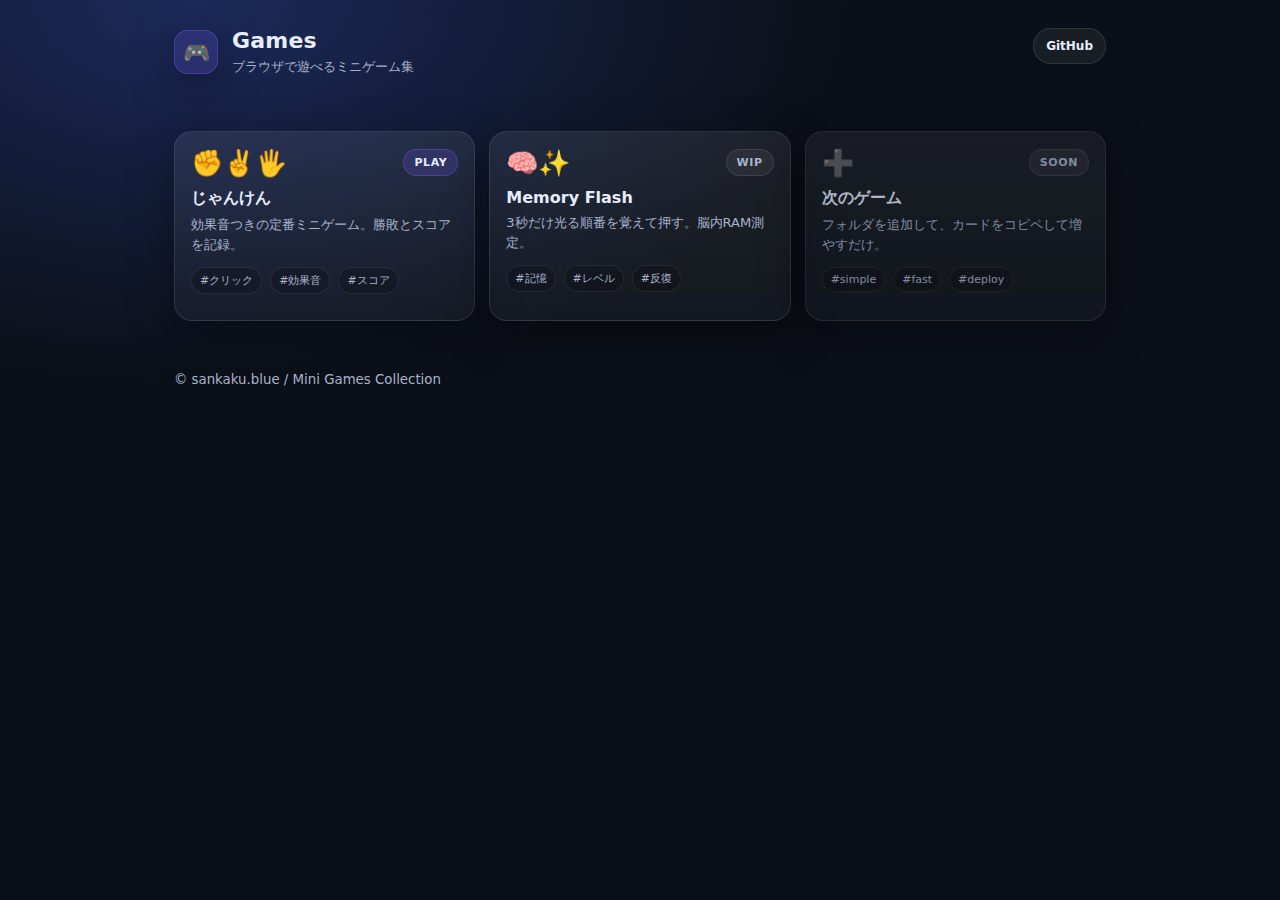
<file: index.html>
<!doctype html>
<html lang="ja">
<head>
  <meta charset="utf-8" />
  <meta name="viewport" content="width=device-width, initial-scale=1" />
  <title>Games | sankaku.blue</title>
  <meta name="description" content="ブラウザで遊べるミニゲーム集。" />
  <link rel="stylesheet" href="./style.css" />
</head>
<body>
  <header class="wrap header">
    <div class="brand">
      <div class="logo" aria-hidden="true">🎮</div>
      <div>
        <h1>Games</h1>
        <p>ブラウザで遊べるミニゲーム集</p>
      </div>
    </div>
    <div class="meta">
      <a class="chip" href="https://github.com/aether14/games" target="_blank" rel="noreferrer">GitHub</a>
    </div>
  </header>

  <main class="wrap">
    <section class="grid" aria-label="ゲーム一覧">
      <!-- 追加する時は、この <a class="card"> をコピペして増やすだけ -->
      <a class="card" href="./janken/">
        <div class="cardTop">
          <div class="emoji" aria-hidden="true">✊✌️🖐️</div>
          <div class="badge">PLAY</div>
        </div>
        <h2>じゃんけん</h2>
        <p>効果音つきの定番ミニゲーム。勝敗とスコアを記録。</p>
        <div class="tags">
          <span>#クリック</span><span>#効果音</span><span>#スコア</span>
        </div>
      </a>

      <!-- memory を作ったら有効化（先に枠だけ置いてOK） -->
      <a class="card" href="./memory/">
        <div class="cardTop">
          <div class="emoji" aria-hidden="true">🧠✨</div>
          <div class="badge ghost">WIP</div>
        </div>
        <h2>Memory Flash</h2>
        <p>3秒だけ光る順番を覚えて押す。脳内RAM測定。</p>
        <div class="tags">
          <span>#記憶</span><span>#レベル</span><span>#反復</span>
        </div>
      </a>

      <div class="card placeholder" aria-hidden="true">
        <div class="cardTop">
          <div class="emoji">➕</div>
          <div class="badge ghost">SOON</div>
        </div>
        <h2>次のゲーム</h2>
        <p>フォルダを追加して、カードをコピペして増やすだけ。</p>
        <div class="tags">
          <span>#simple</span><span>#fast</span><span>#deploy</span>
        </div>
      </div>
    </section>
  </main>

  <footer class="wrap footer">
    <small>© sankaku.blue / Mini Games Collection</small>
  </footer>
</body>
</html>
</file>
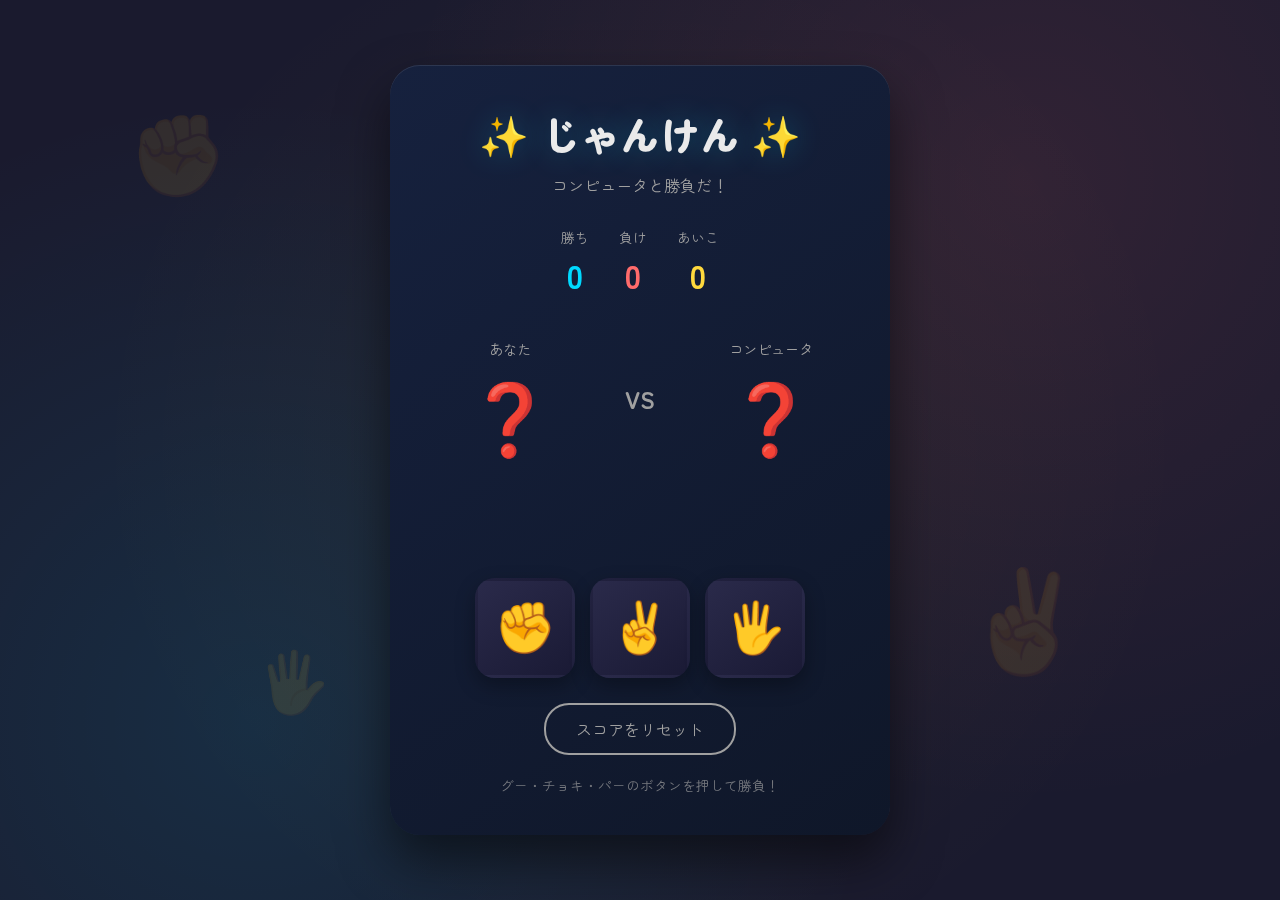
<file: janken/index.html>
<!DOCTYPE html>
<html lang="ja">
<head>
    <meta charset="UTF-8">
    <meta name="viewport" content="width=device-width, initial-scale=1.0">
    <title>じゃんけんゲーム</title>
    <link href="https://fonts.googleapis.com/css2?family=Zen+Maru+Gothic:wght@400;700;900&display=swap" rel="stylesheet">
    <style>
        * {
            margin: 0;
            padding: 0;
            box-sizing: border-box;
        }

        :root {
            --bg-primary: #1a1a2e;
            --bg-secondary: #16213e;
            --accent-win: #00d9ff;
            --accent-lose: #ff6b6b;
            --accent-draw: #ffd93d;
            --text-primary: #eaeaea;
            --text-secondary: #a0a0a0;
        }

        body {
            font-family: 'Zen Maru Gothic', sans-serif;
            background: var(--bg-primary);
            min-height: 100vh;
            display: flex;
            justify-content: center;
            align-items: center;
            overflow: hidden;
        }

        /* 背景アニメーション */
        .background {
            position: fixed;
            top: 0;
            left: 0;
            width: 100%;
            height: 100%;
            z-index: -1;
            background: 
                radial-gradient(circle at 20% 80%, rgba(0, 217, 255, 0.1) 0%, transparent 50%),
                radial-gradient(circle at 80% 20%, rgba(255, 107, 107, 0.1) 0%, transparent 50%),
                radial-gradient(circle at 50% 50%, rgba(255, 217, 61, 0.05) 0%, transparent 70%),
                var(--bg-primary);
        }

        .floating-shape {
            position: absolute;
            opacity: 0.1;
            animation: float 20s infinite ease-in-out;
        }

        .floating-shape:nth-child(1) {
            top: 10%;
            left: 10%;
            font-size: 80px;
            animation-delay: 0s;
        }

        .floating-shape:nth-child(2) {
            top: 60%;
            right: 15%;
            font-size: 100px;
            animation-delay: -5s;
        }

        .floating-shape:nth-child(3) {
            bottom: 20%;
            left: 20%;
            font-size: 60px;
            animation-delay: -10s;
        }

        @keyframes float {
            0%, 100% { transform: translateY(0) rotate(0deg); }
            25% { transform: translateY(-20px) rotate(5deg); }
            50% { transform: translateY(0) rotate(0deg); }
            75% { transform: translateY(20px) rotate(-5deg); }
        }

        .game-container {
            background: linear-gradient(145deg, var(--bg-secondary), #0f1729);
            border-radius: 30px;
            padding: 40px;
            box-shadow: 
                0 25px 50px rgba(0, 0, 0, 0.5),
                inset 0 1px 0 rgba(255, 255, 255, 0.1);
            text-align: center;
            max-width: 500px;
            width: 90%;
            animation: slideUp 0.8s ease-out;
        }

        @keyframes slideUp {
            from {
                opacity: 0;
                transform: translateY(50px);
            }
            to {
                opacity: 1;
                transform: translateY(0);
            }
        }

        h1 {
            color: var(--text-primary);
            font-size: 2.5rem;
            font-weight: 900;
            margin-bottom: 10px;
            text-shadow: 0 0 30px rgba(0, 217, 255, 0.3);
        }

        .subtitle {
            color: var(--text-secondary);
            font-size: 1rem;
            margin-bottom: 30px;
        }

        /* スコアボード */
        .scoreboard {
            display: flex;
            justify-content: center;
            gap: 30px;
            margin-bottom: 30px;
        }

        .score-item {
            text-align: center;
        }

        .score-label {
            color: var(--text-secondary);
            font-size: 0.85rem;
            margin-bottom: 5px;
        }

        .score-value {
            font-size: 2rem;
            font-weight: 700;
        }

        .score-value.wins { color: var(--accent-win); }
        .score-value.losses { color: var(--accent-lose); }
        .score-value.draws { color: var(--accent-draw); }

        /* バトルエリア */
        .battle-area {
            display: flex;
            justify-content: space-around;
            align-items: center;
            margin-bottom: 30px;
            min-height: 140px;
        }

        .player-side, .computer-side {
            text-align: center;
        }

        .side-label {
            color: var(--text-secondary);
            font-size: 0.9rem;
            margin-bottom: 10px;
        }

        .hand-display {
            font-size: 70px;
            height: 90px;
            display: flex;
            align-items: center;
            justify-content: center;
            transition: transform 0.3s ease;
        }

        .hand-display.shake {
            animation: shake 0.5s ease-in-out;
        }

        @keyframes shake {
            0%, 100% { transform: translateY(0); }
            25% { transform: translateY(-15px); }
            50% { transform: translateY(0); }
            75% { transform: translateY(-10px); }
        }

        .vs-text {
            color: var(--text-secondary);
            font-size: 1.5rem;
            font-weight: 700;
        }

        /* 結果表示 */
        .result {
            font-size: 2rem;
            font-weight: 900;
            margin-bottom: 30px;
            min-height: 50px;
            display: flex;
            align-items: center;
            justify-content: center;
        }

        .result.win {
            color: var(--accent-win);
            text-shadow: 0 0 20px rgba(0, 217, 255, 0.5);
            animation: pulse 0.5s ease-out;
        }

        .result.lose {
            color: var(--accent-lose);
            text-shadow: 0 0 20px rgba(255, 107, 107, 0.5);
            animation: pulse 0.5s ease-out;
        }

        .result.draw {
            color: var(--accent-draw);
            text-shadow: 0 0 20px rgba(255, 217, 61, 0.5);
            animation: pulse 0.5s ease-out;
        }

        @keyframes pulse {
            0% { transform: scale(0.8); opacity: 0; }
            50% { transform: scale(1.1); }
            100% { transform: scale(1); opacity: 1; }
        }

        /* ボタン */
        .buttons {
            display: flex;
            justify-content: center;
            gap: 15px;
            margin-bottom: 25px;
        }

        .hand-btn {
            width: 100px;
            height: 100px;
            border-radius: 20px;
            border: 3px solid transparent;
            background: linear-gradient(145deg, #2a2a4a, #1a1a35);
            cursor: pointer;
            font-size: 50px;
            transition: all 0.3s ease;
            display: flex;
            align-items: center;
            justify-content: center;
            box-shadow: 0 8px 20px rgba(0, 0, 0, 0.3);
        }

        .hand-btn:hover {
            transform: translateY(-5px) scale(1.05);
            border-color: var(--accent-win);
            box-shadow: 
                0 12px 30px rgba(0, 0, 0, 0.4),
                0 0 20px rgba(0, 217, 255, 0.3);
        }

        .hand-btn:active {
            transform: translateY(0) scale(0.95);
        }

        .hand-btn:disabled {
            opacity: 0.5;
            cursor: not-allowed;
            transform: none;
        }

        .hand-btn span {
            display: block;
        }

        /* リセットボタン */
        .reset-btn {
            background: transparent;
            border: 2px solid var(--text-secondary);
            color: var(--text-secondary);
            padding: 12px 30px;
            border-radius: 25px;
            font-family: inherit;
            font-size: 1rem;
            cursor: pointer;
            transition: all 0.3s ease;
        }

        .reset-btn:hover {
            border-color: var(--accent-win);
            color: var(--accent-win);
            box-shadow: 0 0 15px rgba(0, 217, 255, 0.3);
        }

        /* 説明テキスト */
        .instructions {
            color: var(--text-secondary);
            font-size: 0.85rem;
            margin-top: 20px;
            opacity: 0.7;
        }

        /* レスポンシブ */
        @media (max-width: 500px) {
            .game-container {
                padding: 25px;
            }

            h1 {
                font-size: 1.8rem;
            }

            .hand-btn {
                width: 80px;
                height: 80px;
                font-size: 40px;
            }

            .hand-display {
                font-size: 50px;
            }

            .scoreboard {
                gap: 20px;
            }
        }
    </style>
</head>
<body>
    <div class="background">
        <div class="floating-shape">✊</div>
        <div class="floating-shape">✌️</div>
        <div class="floating-shape">🖐️</div>
    </div>

    <div class="game-container">
        <h1>✨ じゃんけん ✨</h1>
        <p class="subtitle">コンピュータと勝負だ！</p>

        <!-- スコアボード -->
        <div class="scoreboard">
            <div class="score-item">
                <div class="score-label">勝ち</div>
                <div class="score-value wins" id="wins">0</div>
            </div>
            <div class="score-item">
                <div class="score-label">負け</div>
                <div class="score-value losses" id="losses">0</div>
            </div>
            <div class="score-item">
                <div class="score-label">あいこ</div>
                <div class="score-value draws" id="draws">0</div>
            </div>
        </div>

        <!-- バトルエリア -->
        <div class="battle-area">
            <div class="player-side">
                <div class="side-label">あなた</div>
                <div class="hand-display" id="playerHand">❓</div>
            </div>
            <div class="vs-text">VS</div>
            <div class="computer-side">
                <div class="side-label">コンピュータ</div>
                <div class="hand-display" id="computerHand">❓</div>
            </div>
        </div>

        <!-- 結果表示 -->
        <div class="result" id="result"></div>

        <!-- ボタン -->
        <div class="buttons">
            <button class="hand-btn" onclick="play('rock')" id="btn-rock">
                <span>✊</span>
            </button>
            <button class="hand-btn" onclick="play('scissors')" id="btn-scissors">
                <span>✌️</span>
            </button>
            <button class="hand-btn" onclick="play('paper')" id="btn-paper">
                <span>🖐️</span>
            </button>
        </div>

        <button class="reset-btn" onclick="resetGame()">スコアをリセット</button>

        <p class="instructions">グー・チョキ・パーのボタンを押して勝負！</p>
    </div>

    <script>
        // ===== 効果音システム =====
        const AudioContext = window.AudioContext || window.webkitAudioContext;
        let audioCtx = null;

        // 音声コンテキストを初期化（ユーザー操作後に呼び出す）
        function initAudio() {
            if (!audioCtx) {
                audioCtx = new AudioContext();
            }
        }

        // 効果音を再生
        function playSound(type) {
            initAudio();
            if (!audioCtx) return;

            const oscillator = audioCtx.createOscillator();
            const gainNode = audioCtx.createGain();
            
            oscillator.connect(gainNode);
            gainNode.connect(audioCtx.destination);

            const now = audioCtx.currentTime;

            switch(type) {
                case 'click':
                    // クリック音: 短い「ポン」
                    oscillator.frequency.setValueAtTime(800, now);
                    oscillator.frequency.exponentialRampToValueAtTime(400, now + 0.1);
                    gainNode.gain.setValueAtTime(0.3, now);
                    gainNode.gain.exponentialRampToValueAtTime(0.01, now + 0.1);
                    oscillator.start(now);
                    oscillator.stop(now + 0.1);
                    break;

                case 'shake':
                    // シェイク音: 「じゃんけん」のリズム
                    oscillator.frequency.setValueAtTime(300, now);
                    oscillator.frequency.setValueAtTime(350, now + 0.1);
                    oscillator.frequency.setValueAtTime(400, now + 0.2);
                    gainNode.gain.setValueAtTime(0.2, now);
                    gainNode.gain.setValueAtTime(0.25, now + 0.1);
                    gainNode.gain.setValueAtTime(0.3, now + 0.2);
                    gainNode.gain.exponentialRampToValueAtTime(0.01, now + 0.4);
                    oscillator.start(now);
                    oscillator.stop(now + 0.4);
                    break;

                case 'win':
                    // 勝ち: 明るいファンファーレ
                    oscillator.type = 'triangle';
                    oscillator.frequency.setValueAtTime(523, now);      // ド
                    oscillator.frequency.setValueAtTime(659, now + 0.1); // ミ
                    oscillator.frequency.setValueAtTime(784, now + 0.2); // ソ
                    oscillator.frequency.setValueAtTime(1047, now + 0.3); // 高いド
                    gainNode.gain.setValueAtTime(0.4, now);
                    gainNode.gain.setValueAtTime(0.4, now + 0.4);
                    gainNode.gain.exponentialRampToValueAtTime(0.01, now + 0.6);
                    oscillator.start(now);
                    oscillator.stop(now + 0.6);
                    break;

                case 'lose':
                    // 負け: 下降する残念な音
                    oscillator.type = 'sine';
                    oscillator.frequency.setValueAtTime(400, now);
                    oscillator.frequency.exponentialRampToValueAtTime(150, now + 0.4);
                    gainNode.gain.setValueAtTime(0.3, now);
                    gainNode.gain.exponentialRampToValueAtTime(0.01, now + 0.5);
                    oscillator.start(now);
                    oscillator.stop(now + 0.5);
                    break;

                case 'draw':
                    // あいこ: 同じ音が2回
                    oscillator.type = 'sine';
                    oscillator.frequency.setValueAtTime(440, now);
                    oscillator.frequency.setValueAtTime(440, now + 0.15);
                    gainNode.gain.setValueAtTime(0.3, now);
                    gainNode.gain.setValueAtTime(0.01, now + 0.1);
                    gainNode.gain.setValueAtTime(0.3, now + 0.15);
                    gainNode.gain.exponentialRampToValueAtTime(0.01, now + 0.3);
                    oscillator.start(now);
                    oscillator.stop(now + 0.3);
                    break;

                case 'reset':
                    // リセット: キラキラ
                    oscillator.type = 'sine';
                    oscillator.frequency.setValueAtTime(1000, now);
                    oscillator.frequency.exponentialRampToValueAtTime(2000, now + 0.2);
                    gainNode.gain.setValueAtTime(0.2, now);
                    gainNode.gain.exponentialRampToValueAtTime(0.01, now + 0.3);
                    oscillator.start(now);
                    oscillator.stop(now + 0.3);
                    break;
            }
        }

        // ===== ゲームの状態 =====
        let scores = {
            wins: 0,
            losses: 0,
            draws: 0
        };

        // 手の絵文字
        const hands = {
            rock: '✊',
            scissors: '✌️',
            paper: '🖐️'
        };

        // 手の日本語名
        const handNames = {
            rock: 'グー',
            scissors: 'チョキ',
            paper: 'パー'
        };

        // ゲームをプレイ
        function play(playerChoice) {
            // クリック音を再生
            playSound('click');

            // ボタンを一時的に無効化
            const buttons = document.querySelectorAll('.hand-btn');
            buttons.forEach(btn => btn.disabled = true);

            // コンピュータの手をランダムに選択
            const choices = ['rock', 'scissors', 'paper'];
            const computerChoice = choices[Math.floor(Math.random() * 3)];

            // 手を表示
            const playerHand = document.getElementById('playerHand');
            const computerHand = document.getElementById('computerHand');
            const result = document.getElementById('result');

            // アニメーション用にリセット
            playerHand.classList.remove('shake');
            computerHand.classList.remove('shake');
            result.className = 'result';
            result.textContent = '';

            // シェイクアニメーション
            playerHand.textContent = '✊';
            computerHand.textContent = '✊';
            playerHand.classList.add('shake');
            computerHand.classList.add('shake');

            // シェイク音を再生
            playSound('shake');

            // 結果を表示（アニメーション後）
            setTimeout(() => {
                playerHand.textContent = hands[playerChoice];
                computerHand.textContent = hands[computerChoice];

                // 勝敗判定
                const outcome = getOutcome(playerChoice, computerChoice);
                
                setTimeout(() => {
                    if (outcome === 'win') {
                        scores.wins++;
                        result.textContent = '🎉 勝ち！';
                        result.className = 'result win';
                        playSound('win');  // 勝利音
                    } else if (outcome === 'lose') {
                        scores.losses++;
                        result.textContent = '😢 負け...';
                        result.className = 'result lose';
                        playSound('lose');  // 負け音
                    } else {
                        scores.draws++;
                        result.textContent = '🤝 あいこ！';
                        result.className = 'result draw';
                        playSound('draw');  // あいこ音
                    }

                    updateScores();
                    
                    // ボタンを再度有効化
                    buttons.forEach(btn => btn.disabled = false);
                }, 200);
            }, 500);
        }

        // 勝敗判定
        function getOutcome(player, computer) {
            if (player === computer) {
                return 'draw';
            }
            
            if (
                (player === 'rock' && computer === 'scissors') ||
                (player === 'scissors' && computer === 'paper') ||
                (player === 'paper' && computer === 'rock')
            ) {
                return 'win';
            }
            
            return 'lose';
        }

        // スコア更新
        function updateScores() {
            document.getElementById('wins').textContent = scores.wins;
            document.getElementById('losses').textContent = scores.losses;
            document.getElementById('draws').textContent = scores.draws;
        }

        // リセット
        function resetGame() {
            playSound('reset');  // リセット音
            scores = { wins: 0, losses: 0, draws: 0 };
            updateScores();
            
            document.getElementById('playerHand').textContent = '❓';
            document.getElementById('computerHand').textContent = '❓';
            document.getElementById('result').textContent = '';
            document.getElementById('result').className = 'result';
        }
    </script>
</body>
</html>
</file>
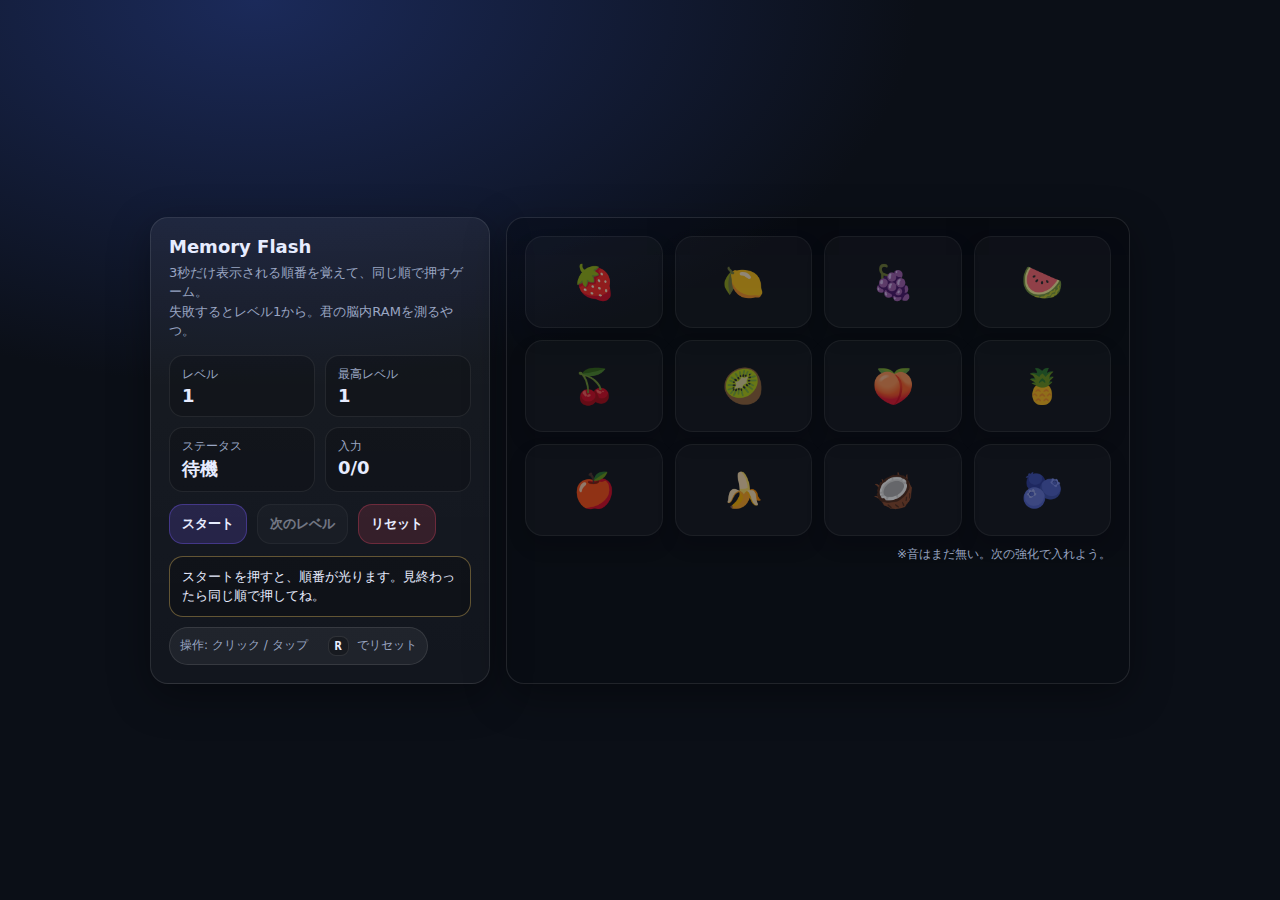
<file: memory/index.html>
<!doctype html>
<html lang="ja">
<head>
  <meta charset="utf-8" />
  <meta name="viewport" content="width=device-width, initial-scale=1" />
  <title>Memory Flash</title>
  <style>
    :root{
      --bg:#0b0f17; --panel:#111a2b; --panel2:#0f1626;
      --text:#e7ecff; --muted:#9aa6c3;
      --accent:#7c5cff; --good:#35d07f; --bad:#ff4d6d; --warn:#ffd166;
      --shadow: 0 12px 40px rgba(0,0,0,.35);
      --r:18px;
    }
    *{box-sizing:border-box}
    body{
      margin:0; font-family: system-ui, -apple-system, "Segoe UI", Roboto, "Hiragino Sans", "Noto Sans JP", "Yu Gothic", sans-serif;
      background: radial-gradient(1200px 700px at 20% 0%, #1b2a5a 0%, var(--bg) 55%),
                  radial-gradient(900px 600px at 100% 30%, #3a1b5a 0%, transparent 55%),
                  var(--bg);
      color:var(--text);
      min-height:100vh;
      display:flex;
      align-items:center;
      justify-content:center;
      padding:24px;
    }
    .app{
      width:min(980px, 100%);
      display:grid;
      grid-template-columns: 340px 1fr;
      gap:16px;
    }
    @media (max-width: 860px){
      .app{grid-template-columns:1fr}
    }
    .card{
      background: linear-gradient(180deg, rgba(255,255,255,.06), rgba(255,255,255,.03));
      border:1px solid rgba(255,255,255,.10);
      border-radius:var(--r);
      box-shadow: var(--shadow);
      overflow:hidden;
    }
    .pad{padding:18px}
    h1{font-size:18px; margin:0 0 6px}
    .sub{color:var(--muted); font-size:13px; line-height:1.5}
    .row{display:flex; gap:10px; flex-wrap:wrap; margin-top:12px}
    button{
      appearance:none; border:none; cursor:pointer;
      background: rgba(124,92,255,.18);
      color:var(--text);
      padding:10px 12px;
      border-radius:14px;
      font-weight:700;
      border:1px solid rgba(124,92,255,.35);
      transition: transform .06s ease, background .15s ease, border-color .15s ease;
    }
    button:hover{transform: translateY(-1px); background: rgba(124,92,255,.26)}
    button:active{transform: translateY(0px) scale(.99)}
    button:disabled{
      opacity:.45; cursor:not-allowed; transform:none;
    }
    .ghost{
      background: rgba(255,255,255,.06);
      border:1px solid rgba(255,255,255,.10);
    }
    .danger{
      background: rgba(255,77,109,.14);
      border-color: rgba(255,77,109,.28);
    }
    .stats{
      display:grid; grid-template-columns:1fr 1fr; gap:10px; margin-top:14px;
    }
    .stat{
      background: rgba(0,0,0,.18);
      border:1px solid rgba(255,255,255,.08);
      border-radius:14px;
      padding:10px 12px;
    }
    .stat .k{color:var(--muted); font-size:12px}
    .stat .v{font-size:18px; font-weight:800; margin-top:2px}
    .msg{
      margin-top:12px;
      padding:10px 12px;
      background: rgba(0,0,0,.20);
      border:1px solid rgba(255,255,255,.08);
      border-radius:14px;
      line-height:1.5;
      font-size:13px;
    }
    .msg.good{border-color: rgba(53,208,127,.35)}
    .msg.bad{border-color: rgba(255,77,109,.35)}
    .msg.warn{border-color: rgba(255,209,102,.35)}
    .board{
      padding:18px;
      background: linear-gradient(180deg, rgba(0,0,0,.22), rgba(0,0,0,.10));
    }
    .grid{
      display:grid;
      grid-template-columns: repeat(4, minmax(0, 1fr));
      gap:12px;
    }
    @media (max-width: 520px){
      .grid{grid-template-columns: repeat(3, minmax(0, 1fr))}
    }
    .tile{
      user-select:none;
      height:92px;
      border-radius:18px;
      display:flex;
      align-items:center;
      justify-content:center;
      font-size:34px;
      font-weight:900;
      background: rgba(255,255,255,.05);
      border:1px solid rgba(255,255,255,.10);
      box-shadow: 0 10px 18px rgba(0,0,0,.18);
      transition: transform .08s ease, background .18s ease, border-color .18s ease;
    }
    .tile:active{transform: scale(.99)}
    .tile.disabled{opacity:.55; pointer-events:none}
    .tile.flash{
      background: rgba(124,92,255,.26);
      border-color: rgba(124,92,255,.50);
      transform: translateY(-2px);
    }
    .tile.pick{
      background: rgba(53,208,127,.18);
      border-color: rgba(53,208,127,.40);
    }
    .tile.wrong{
      background: rgba(255,77,109,.18);
      border-color: rgba(255,77,109,.40);
    }
    .footerHint{
      margin-top:10px;
      color: var(--muted);
      font-size:12px;
      text-align:right;
    }
    .pill{
      display:inline-flex; align-items:center; gap:8px;
      padding:8px 10px;
      border-radius:999px;
      background: rgba(255,255,255,.06);
      border:1px solid rgba(255,255,255,.10);
      font-size:12px;
      color:var(--muted);
      margin-top:10px;
    }
    .kbd{
      font-family: ui-monospace, SFMono-Regular, Menlo, Monaco, Consolas, monospace;
      background: rgba(0,0,0,.25);
      border:1px solid rgba(255,255,255,.10);
      padding:2px 6px;
      border-radius:8px;
      color: var(--text);
      font-weight:700;
      font-size:12px;
    }
  </style>
</head>
<body>
  <div class="app">
    <section class="card pad">
      <h1>Memory Flash</h1>
      <div class="sub">
        3秒だけ表示される順番を覚えて、同じ順で押すゲーム。<br>
        失敗するとレベル1から。君の脳内RAMを測るやつ。
      </div>

      <div class="stats">
        <div class="stat"><div class="k">レベル</div><div class="v" id="level">1</div></div>
        <div class="stat"><div class="k">最高レベル</div><div class="v" id="best">1</div></div>
        <div class="stat"><div class="k">ステータス</div><div class="v" id="status">待機</div></div>
        <div class="stat"><div class="k">入力</div><div class="v" id="progress">0/0</div></div>
      </div>

      <div class="row">
        <button id="startBtn">スタート</button>
        <button id="nextBtn" class="ghost" disabled>次のレベル</button>
        <button id="retryBtn" class="danger">リセット</button>
      </div>

      <div id="message" class="msg warn">スタートを押すと、順番が光ります。見終わったら同じ順で押してね。</div>

      <div class="pill">
        操作: クリック / タップ　
        <span class="kbd">R</span>でリセット
      </div>
    </section>

    <section class="card board">
      <div class="grid" id="grid"></div>
      <div class="footerHint">※音はまだ無い。次の強化で入れよう。</div>
    </section>
  </div>

  <script>
    // ====== 設定 ======
    const EMOJIS = ["🍓","🍋","🍇","🍉","🍒","🥝","🍑","🍍","🍎","🍌","🥥","🫐"];
    const GRID_SIZE = 12;          // 12タイル
    const FLASH_MS = 420;          // 1回光る時間
    const GAP_MS = 140;            // 光りの間隔
    const SHOW_COUNT_BASE = 3;     // レベル1の表示数（3つ）
    const SHOW_COUNT_CAP = 9;      // 最大表示数
    const PREVIEW_WAIT_MS = 450;   // スタート後、点滅開始まで少し待つ

    // ====== 状態 ======
    const state = {
      level: 1,
      best: 1,
      phase: "idle", // idle | preview | input | clear | fail
      sequence: [],
      inputIndex: 0,
      locked: false
    };

    // ====== DOM ======
    const gridEl = document.getElementById("grid");
    const levelEl = document.getElementById("level");
    const bestEl  = document.getElementById("best");
    const statusEl= document.getElementById("status");
    const progressEl = document.getElementById("progress");
    const msgEl = document.getElementById("message");
    const startBtn = document.getElementById("startBtn");
    const nextBtn  = document.getElementById("nextBtn");
    const retryBtn = document.getElementById("retryBtn");

    const tiles = [];

    function setMessage(text, kind="warn"){
      msgEl.className = "msg " + kind;
      msgEl.textContent = text;
    }

    function setPhase(phase){
      state.phase = phase;
      statusEl.textContent =
        phase === "idle" ? "待機" :
        phase === "preview" ? "表示中" :
        phase === "input" ? "入力中" :
        phase === "clear" ? "クリア" :
        phase === "fail" ? "失敗" : phase;
      const canClick = (phase === "input");
      tiles.forEach(t => {
        t.el.classList.toggle("disabled", !canClick);
      });
      startBtn.disabled = !(phase === "idle");
      nextBtn.disabled = !(phase === "clear");
    }

    function updateUI(){
      levelEl.textContent = state.level;
      bestEl.textContent  = state.best;
      progressEl.textContent = `${state.inputIndex}/${state.sequence.length}`;
    }

    function pickCountForLevel(level){
      const n = Math.min(SHOW_COUNT_BASE + (level - 1), SHOW_COUNT_CAP);
      return n;
    }

    function makeSequence(count){
      const seq = [];
      for (let i=0; i<count; i++){
        const idx = Math.floor(Math.random() * GRID_SIZE);
        seq.push(idx);
      }
      return seq;
    }

    function clearTileClasses(){
      tiles.forEach(t=>{
        t.el.classList.remove("flash","pick","wrong");
      });
    }

    function flashTile(i){
      const t = tiles[i];
      t.el.classList.add("flash");
      setTimeout(()=> t.el.classList.remove("flash"), FLASH_MS);
    }

    async function sleep(ms){ return new Promise(r=>setTimeout(r, ms)); }

    async function previewSequence(){
      setPhase("preview");
      clearTileClasses();
      state.inputIndex = 0;
      updateUI();

      await sleep(PREVIEW_WAIT_MS);

      for (let i=0; i<state.sequence.length; i++){
        flashTile(state.sequence[i]);
        await sleep(FLASH_MS + GAP_MS);
      }

      setPhase("input");
      setMessage("OK！同じ順で押してね。", "warn");
      updateUI();
    }

    function startLevel(){
      const count = pickCountForLevel(state.level);
      state.sequence = makeSequence(count);
      state.inputIndex = 0;
      setMessage(`レベル${state.level}：${count}個の順番を覚えてね。`, "warn");
      updateUI();
      previewSequence();
    }

    function handlePick(tileIndex){
      if (state.phase !== "input") return;

      const expected = state.sequence[state.inputIndex];

      if (tileIndex === expected){
        tiles[tileIndex].el.classList.add("pick");
        setTimeout(()=> tiles[tileIndex].el.classList.remove("pick"), 160);

        state.inputIndex++;
        updateUI();

        if (state.inputIndex >= state.sequence.length){
          // Clear
          setPhase("clear");
          state.best = Math.max(state.best, state.level);
          bestEl.textContent = state.best;
          setMessage(`クリア！次のレベルへ行ける。脳が光ってる。`, "good");
        }
      } else {
        tiles[tileIndex].el.classList.add("wrong");
        setTimeout(()=> tiles[tileIndex].el.classList.remove("wrong"), 220);

        setPhase("fail");
        setMessage(`残念！正解は「${state.inputIndex+1}番目」が違った。レベル1に戻るよ。`, "bad");
        // 少し見せてからリセット可能状態へ
        setTimeout(()=>{
          state.level = 1;
          setPhase("idle");
          setMessage("リセット完了。スタートで再挑戦！", "warn");
          updateUI();
        }, 800);
      }
    }

    function resetAll(){
      state.level = 1;
      state.best = 1;
      state.sequence = [];
      state.inputIndex = 0;
      clearTileClasses();
      setPhase("idle");
      setMessage("スタートを押すと、順番が光ります。見終わったら同じ順で押してね。", "warn");
      updateUI();
    }

    function nextLevel(){
      state.level++;
      setPhase("idle");
      setMessage("次のレベルに進む準備OK。スタート押してね。", "warn");
      updateUI();
    }

    function initGrid(){
      gridEl.innerHTML = "";
      tiles.length = 0;

      for (let i=0; i<GRID_SIZE; i++){
        const el = document.createElement("div");
        el.className = "tile";
        el.textContent = EMOJIS[i % EMOJIS.length];
        el.addEventListener("click", ()=> handlePick(i));
        gridEl.appendChild(el);
        tiles.push({el, idx:i});
      }

      setPhase("idle");
      updateUI();
    }

    // buttons
    startBtn.addEventListener("click", ()=> startLevel());
    nextBtn.addEventListener("click", ()=> { nextLevel(); startLevel(); });
    retryBtn.addEventListener("click", ()=> resetAll());

    // keyboard
    window.addEventListener("keydown", (e)=>{
      if (e.key.toLowerCase() === "r") resetAll();
    });

    initGrid();
    setMessage("スタートを押すと、順番が光ります。見終わったら同じ順で押してね。", "warn");
  </script>
</body>
</html>
</file>
<file: style.css>
:root{
  --bg:#0b0f17;
  --panel:rgba(255,255,255,.06);
  --border:rgba(255,255,255,.10);
  --text:#e7ecff;
  --muted:#a9b3cc;
  --accent:#7c5cff;
  --shadow: 0 14px 45px rgba(0,0,0,.35);
  --r:18px;
}

*{ box-sizing:border-box; }
html,body{ height:100%; }
body{
  margin:0;
  font-family: system-ui, -apple-system, "Segoe UI", Roboto, "Hiragino Sans", "Noto Sans JP", "Yu Gothic", sans-serif;
  color:var(--text);
  background:
    radial-gradient(1200px 700px at 15% 0%, #1b2a5a 0%, var(--bg) 55%),
    radial-gradient(900px 600px at 100% 30%, #3a1b5a 0%, transparent 55%),
    var(--bg);
}

.wrap{
  width:min(980px, 100%);
  margin:0 auto;
  padding:24px;
}

.header{
  display:flex;
  align-items:flex-start;
  justify-content:space-between;
  gap:16px;
  padding-top:28px;
}

.brand{
  display:flex;
  gap:14px;
  align-items:center;
}
.logo{
  width:44px; height:44px;
  display:grid; place-items:center;
  border-radius:14px;
  background:rgba(124,92,255,.18);
  border:1px solid rgba(124,92,255,.35);
  box-shadow: var(--shadow);
  font-size:22px;
}
h1{
  margin:0;
  font-size:22px;
  letter-spacing:.2px;
}
.brand p{
  margin:4px 0 0;
  color:var(--muted);
  font-size:13px;
  line-height:1.5;
}

.meta{ display:flex; gap:10px; flex-wrap:wrap; }
.chip{
  text-decoration:none;
  color:var(--text);
  font-weight:700;
  font-size:12px;
  padding:10px 12px;
  border-radius:999px;
  background:rgba(255,255,255,.06);
  border:1px solid var(--border);
  transition: transform .08s ease, background .15s ease, border-color .15s ease;
}
.chip:hover{
  transform: translateY(-1px);
  background: rgba(124,92,255,.18);
  border-color: rgba(124,92,255,.35);
}

.grid{
  display:grid;
  grid-template-columns: repeat(3, minmax(0,1fr));
  gap:14px;
  margin-top:6px;
}
@media (max-width: 860px){
  .header{ flex-direction:column; align-items:stretch; }
  .grid{ grid-template-columns: repeat(2, minmax(0,1fr)); }
}
@media (max-width: 520px){
  .wrap{ padding:18px; }
  .grid{ grid-template-columns: 1fr; }
}

.card{
  display:block;
  text-decoration:none;
  color:inherit;
  background: linear-gradient(180deg, rgba(255,255,255,.08), rgba(255,255,255,.04));
  border:1px solid var(--border);
  border-radius: var(--r);
  box-shadow: var(--shadow);
  padding:16px;
  min-height: 190px;
  transition: transform .10s ease, border-color .15s ease, background .15s ease;
}
.card:hover{
  transform: translateY(-2px);
  border-color: rgba(124,92,255,.40);
  background: linear-gradient(180deg, rgba(124,92,255,.14), rgba(255,255,255,.04));
}
.cardTop{
  display:flex;
  align-items:center;
  justify-content:space-between;
  gap:10px;
  margin-bottom:10px;
}
.emoji{ font-size:26px; }
.badge{
  font-size:11px;
  font-weight:800;
  letter-spacing:.6px;
  padding:6px 10px;
  border-radius:999px;
  background: rgba(124,92,255,.18);
  border: 1px solid rgba(124,92,255,.35);
}
.badge.ghost{
  background: rgba(255,255,255,.06);
  border: 1px solid var(--border);
  color: var(--muted);
}

.card h2{
  margin:0 0 6px;
  font-size:16px;
}
.card p{
  margin:0 0 12px;
  color:var(--muted);
  font-size:13px;
  line-height:1.55;
}

.tags{
  display:flex;
  gap:8px;
  flex-wrap:wrap;
}
.tags span{
  font-size:11px;
  color: var(--muted);
  background: rgba(0,0,0,.18);
  border:1px solid rgba(255,255,255,.08);
  padding:5px 8px;
  border-radius:999px;
}

.placeholder{
  opacity:.75;
  pointer-events:none;
}

.note{
  margin-top:16px;
  background: rgba(0,0,0,.18);
  border:1px solid rgba(255,255,255,.08);
  border-radius: var(--r);
  padding:14px 16px;
}
.note h3{
  margin:0 0 6px;
  font-size:14px;
}
.note p{
  margin:0;
  color:var(--muted);
  font-size:13px;
  line-height:1.6;
}
.note code{
  font-family: ui-monospace, SFMono-Regular, Menlo, Monaco, Consolas, monospace;
  font-size:12px;
  color: var(--text);
  background: rgba(0,0,0,.22);
  border:1px solid rgba(255,255,255,.10);
  padding:2px 6px;
  border-radius:8px;
}

.footer{
  padding-bottom:34px;
  color: var(--muted);
}
</file>
